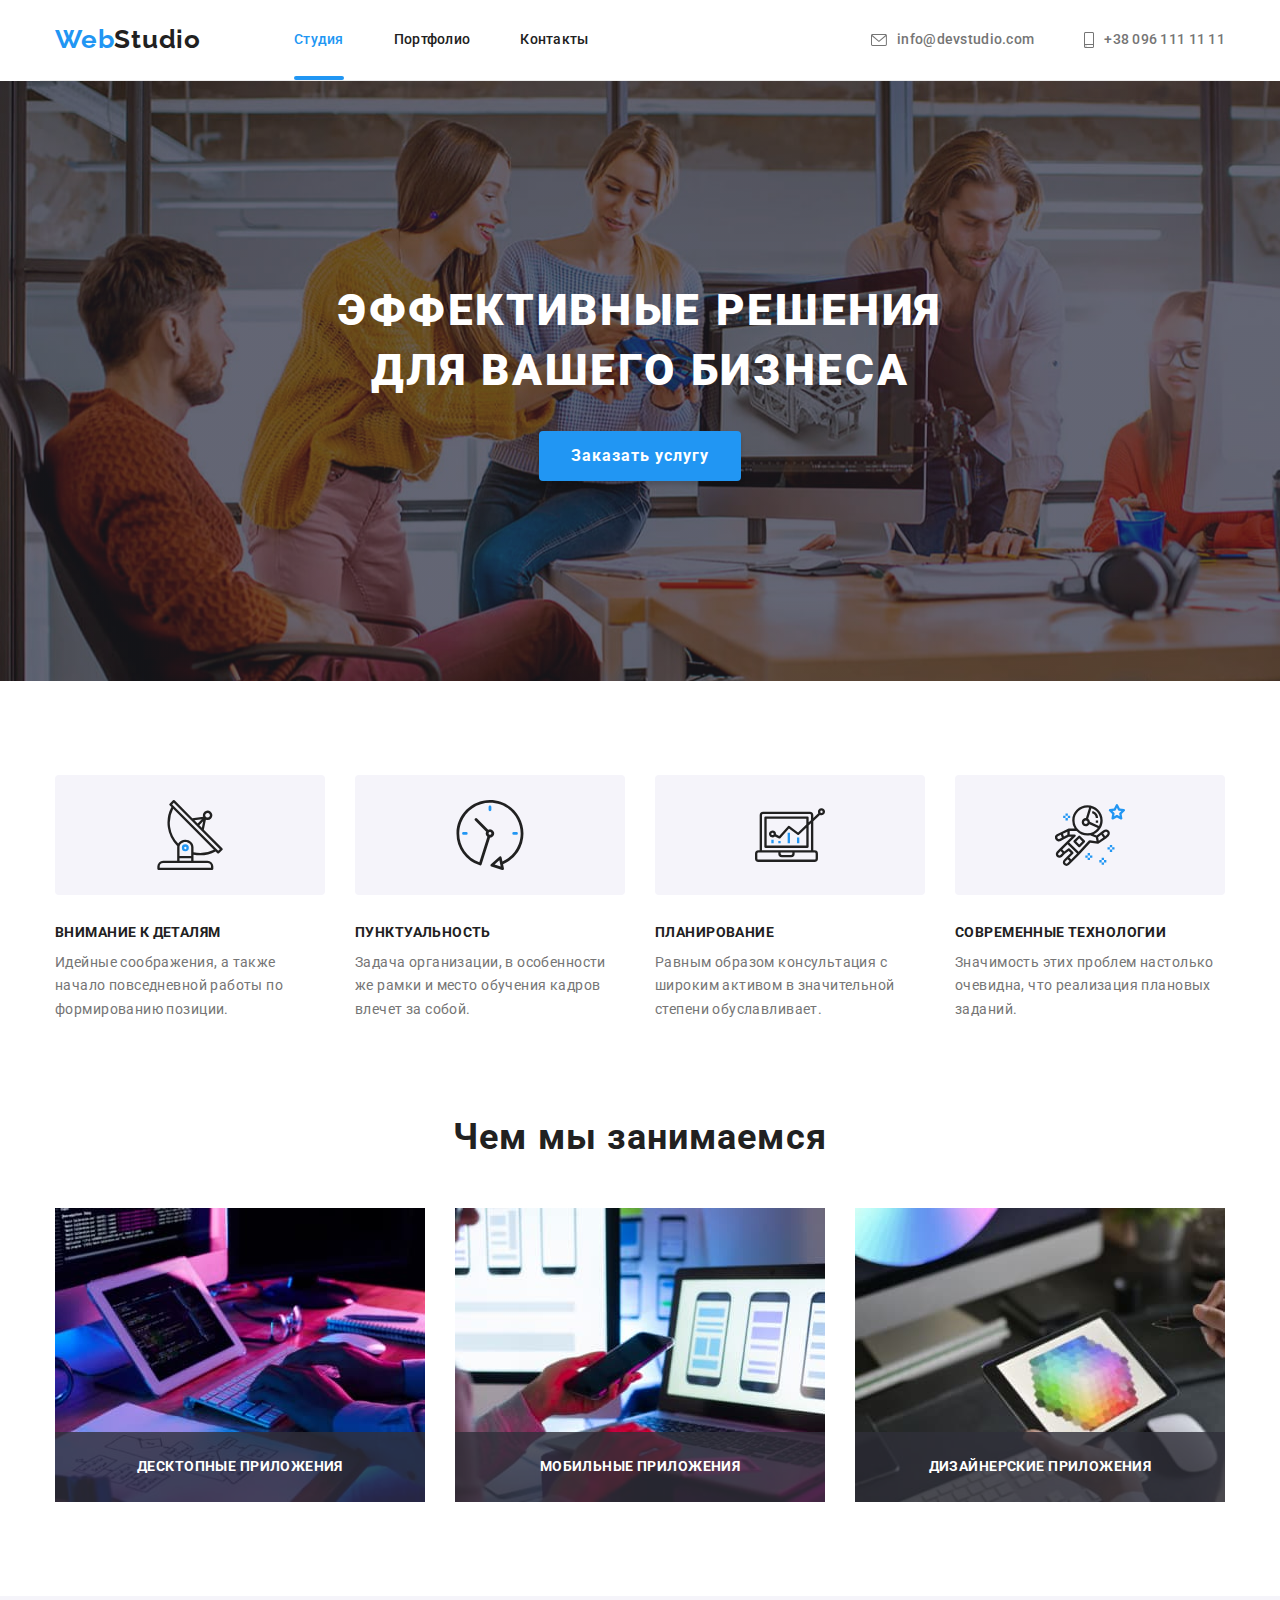
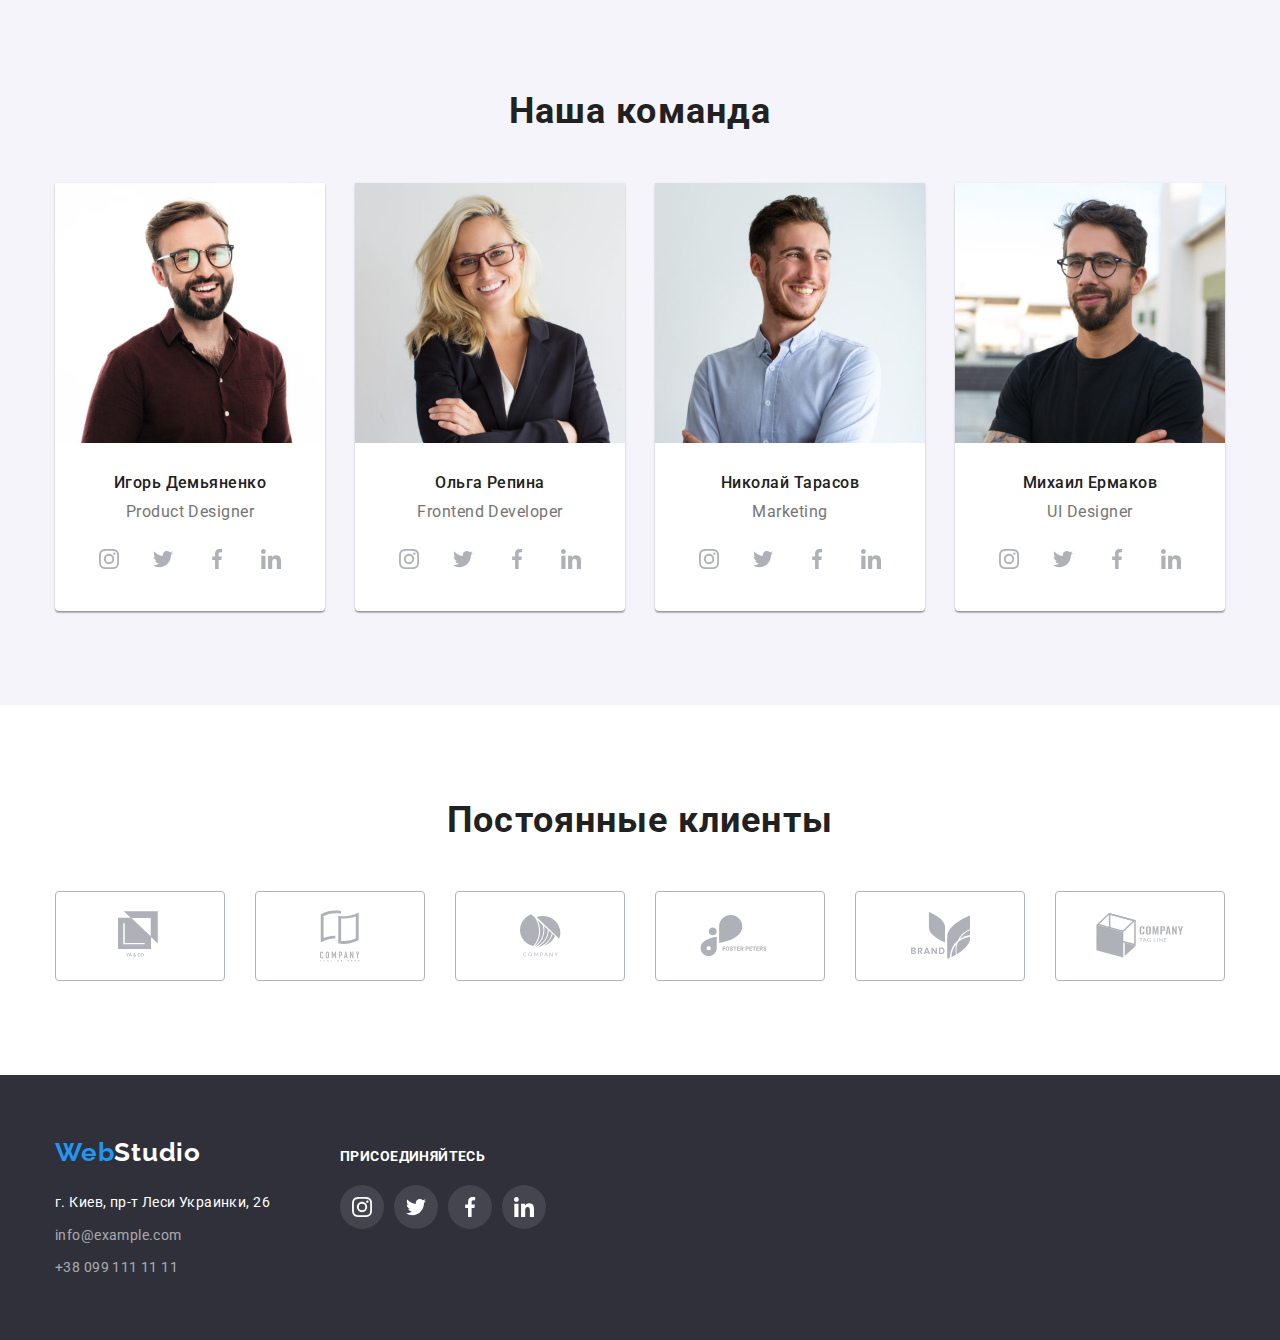
<file: index.html>
<!DOCTYPE html>
<html lang="ru">
<head>
    <meta charset="UTF-8">
    <meta name="viewport" content="width=device-width, initial-scale=1.0">
    
    <link rel="stylesheet" href="https://cdnjs.cloudflare.com/ajax/libs/modern-normalize/1.0.0/modern-normalize.min.css">
    <link href="https://fonts.googleapis.com/css2?family=Raleway:wght@700&family=Roboto:wght@400;500;700;900&display=swap"
        rel="stylesheet">
    
    <link rel="stylesheet" href="./css/styles.css">
    <title>WebStudio</title>
</head>
<body>
    <header class="header-def">
        <div class="container">
            <nav class="page-nav">
                <a href="./index.html" class="logo"><span class="logo-blue">Web</span>Studio</a>
                <ul class="nav-list list">
                    <li class="item"><a href="./index.html" class="studio link">Студия</a></li>
                    <li class="item"><a href="./portfolio.html" class="link">Портфолио</a> </li>
                    <li class="item"><a href="#" class="link">Контакты</a></li>
                </ul>
            </nav>
            <address class="page-address">
                <ul class="address-list list">
                    <li class="item">
                        <a href="mailto:info@devstudio.com" class="reach link">
                            <svg class="icon" width="16" height="12">
                                <use href="./images/icons/sprite.svg#icon-envelope"></use>
                            </svg>
                            <span>info@devstudio.com</span>                          
                        </a>                                
                    </li>
                    <li class="item">                        
                        <a href="tel:+380961111111" class="reach link">
                            <svg class="icon" width="10" height="16">
                                <use href="./images/icons/sprite.svg#icon-smartphone"></use>
                            </svg>
                            <span class="spant">+38 096 111 11 11</span>        
                        </a>
                    </li>
                </ul>
            </address>
        </div>        
    </header>
    <main class="studio">
        <!--Hero-->
        <section class="studio-hero">
            <div class="container">
                <h1>Эффективные решения<br>для вашего бизнеса</h1>
                <a href="#" class="link" data-modal-open>Заказать услугу</a>
                <div class="backdrop is-hidden" data-modal>
                    <div class="modal">                         
                        <button class="close-modal" data-modal-close></button>                                    
                    </div>
                </div>
            </div>
        </section>
        <!--Qualities-->
        <section class="studio-qualities">            
            <!--<h2>Наши качевства</h2>-->
            <div class="container">
                <ul class="qualities-list">
                    <li class="item">
                        <div class="thumb">
                            <svg class="icon" width="70" height="70">
                                <use href="./images/icons/sprite.svg#icon-antenna-1"></use>
                            </svg>
                        </div>
                        <h3>Внимание к деталям</h3>
                        <p>Идейные соображения, а также начало повседневной работы по формированию позиции.</p>
                    </li>
                    <li class="item">
                        <div class="thumb">
                            <svg class="icon" width="70" height="70">
                                <use href="./images/icons/sprite.svg#icon-clock-1"></use>
                            </svg>
                        </div>
                        <h3>Пунктуальность</h3>
                        <p>Задача организации, в особенности же рамки и место обучения кадров влечет за собой.</p>
                    </li>
                    <li class="item">
                        <div class="thumb">
                            <svg class="icon" width="70" height="70">
                                <use href="./images/icons/sprite.svg#icon-diagram-1"></use>
                            </svg>
                        </div>
                        <h3>Планирование</h3>
                        <p>Равным образом консультация с широким активом в значительной степени обуславливает.</p>
                    </li>
                    <li class="item">
                        <div class="thumb">
                            <svg class="icon" width="70" height="70">
                                <use href="./images/icons/sprite.svg#icon-astronaut-1"></use>
                            </svg>
                        </div>
                        <h3>Современные технологии</h3>
                        <p>Значимость этих проблем настолько очевидна, что реализация плановых заданий.</p>
                    </li>
                </ul>
            </div>
        </section>
        <!--Business-->
        <section class="studio-business">
            <div class="container">
                <h2 class="business-header">Чем мы занимаемся</h2>
                <ul class="business-list">
                    <li class="item">
                        <img src="./images/img1.jpg" alt="Десктоп решения">
                        <div class="label">
                            <h3 class="label-text">Десктопные приложения</h3>
                        </div>
                    </li>
                    <li class="item">
                        <img src="./images/img2.jpg" alt="Мобильные решения">
                        <div class="label">
                            <h3 class="label-text">Мобильные приложения</h3>
                        </div>
                    </li>
                    <li class="item">
                        <img src="./images/img3.jpg" alt="Дизайн">
                        <div class="label">
                            <h3 class="label-text">Дизайнерские приложения</h3>
                        </div>
                    </li>
                </ul>
            </div>
        </section>
        <!--Team-->
        <section class="studio-team">
            <div class="container">
                <h2 class="team-header">Наша команда</h2>
                <ul class="team-list">
                    <li class="item">
                        <img src="./images/t1.jpg" alt="Игорь Демьяненко" width="270">
                        <div class="item-name">
                            <h3>Игорь Демьяненко</h3>
                            <p>Product Designer</p>                        
                            <ul class="team-link">
                                <li class="icon-item">
                                    <a href="#" class="icon-link">
                                        <svg class="icon" width="20" height="20">
                                            <use href="./images/icons/sprite.svg#icon-instagram-2"></use>
                                        </svg>
                                    </a>                                    
                                </li>
                                <li class="icon-item">
                                    <a href="#" class="icon-link">
                                        <svg class="icon" width="20" height="20">
                                            <use href="./images/icons/sprite.svg#icon-twitter-1"></use>
                                        </svg>
                                    </a>
                                </li>
                                <li class="icon-item">
                                    <a href="#" class="icon-link">
                                        <svg class="icon" width="20" height="20">
                                            <use href="./images/icons/sprite.svg#icon-facebook-1"></use>
                                        </svg>
                                    </a>                                    
                                </li>
                                <li class="icon-item">
                                    <a href="#" class="icon-link">
                                        <svg class="icon" width="20" height="20">
                                            <use href="./images/icons/sprite.svg#icon-linkedin-1"></use>
                                        </svg>
                                    </a>                                    
                                </li>
                            </ul>
                        </div>                       
                    </li>
                    <li class="item">
                        <img src="./images/t2.jpg" alt="Ольга Репина" width="270">
                        <div class="item-name">
                            <h3>Ольга Репина</h3>
                            <p>Frontend Developer</p>                        
                            <ul class="team-link">
                                <li class="icon-item">
                                    <a href="#" class="icon-link">
                                        <svg class="icon" width="20" height="20">
                                            <use href="./images/icons/sprite.svg#icon-instagram-2"></use>
                                        </svg>
                                    </a>
                                </li>
                                <li class="icon-item">
                                    <a href="#" class="icon-link">
                                        <svg class="icon" width="20" height="20">
                                            <use href="./images/icons/sprite.svg#icon-twitter-1"></use>
                                        </svg>
                                    </a>
                                </li>
                                <li class="icon-item">
                                    <a href="#" class="icon-link">
                                        <svg class="icon" width="20" height="20">
                                            <use href="./images/icons/sprite.svg#icon-facebook-1"></use>
                                        </svg>
                                    </a>
                                </li>
                                <li class="icon-item">
                                    <a href="#" class="icon-link">
                                        <svg class="icon" width="20" height="20">
                                            <use href="./images/icons/sprite.svg#icon-linkedin-1"></use>
                                        </svg>
                                    </a>
                                </li>
                            </ul>
                        </div>
                    </li>
                    <li class="item">
                        <img src="./images/t3.jpg" alt="Николай Тарасов" width="270">
                        <div class="item-name">
                            <h3>Николай Тарасов</h3>
                            <p>Marketing</p>                       
                            <ul class="team-link">
                                <li class="icon-item">
                                    <a href="#" class="icon-link">
                                        <svg class="icon" width="20" height="20">
                                            <use href="./images/icons/sprite.svg#icon-instagram-2"></use>
                                        </svg>
                                    </a>
                                </li>
                                <li class="icon-item">
                                    <a href="#" class="icon-link">
                                        <svg class="icon" width="20" height="20">
                                            <use href="./images/icons/sprite.svg#icon-twitter-1"></use>
                                        </svg>
                                    </a>
                                </li>
                                <li class="icon-item">
                                    <a href="#" class="icon-link">
                                        <svg class="icon" width="20" height="20">
                                            <use href="./images/icons/sprite.svg#icon-facebook-1"></use>
                                        </svg>
                                    </a>
                                </li>
                                <li class="icon-item">
                                    <a href="#" class="icon-link">
                                        <svg class="icon" width="20" height="20">
                                            <use href="./images/icons/sprite.svg#icon-linkedin-1"></use>
                                        </svg>
                                    </a>
                                </li>
                            </ul>
                        </div>
                    </li>
                    <li class="item">
                        <img src="./images/t4.jpg" alt="Михаил Ермаков" width="270">
                        <div class="item-name">
                            <h3>Михаил Ермаков</h3>
                            <p>UI Designer</p>                        
                            <ul class="team-link">
                                <li class="icon-item">
                                    <a href="#" class="icon-link">
                                        <svg class="icon" width="20" height="20">
                                            <use href="./images/icons/sprite.svg#icon-instagram-2"></use>
                                        </svg>
                                    </a>
                                </li>
                                <li class="icon-item">
                                    <a href="#" class="icon-link">
                                        <svg class="icon" width="20" height="20">
                                            <use href="./images/icons/sprite.svg#icon-twitter-1"></use>
                                        </svg>
                                    </a>
                                </li>
                                <li class="icon-item">
                                    <a href="#" class="icon-link">
                                        <svg class="icon" width="20" height="20">
                                            <use href="./images/icons/sprite.svg#icon-facebook-1"></use>
                                        </svg>
                                    </a>
                                </li>
                                <li class="icon-item">
                                    <a href="#" class="icon-link">
                                        <svg class="icon" width="20" height="20">
                                            <use href="./images/icons/sprite.svg#icon-linkedin-1"></use>
                                        </svg>
                                    </a>
                                </li>
                            </ul>
                        </div>
                    </li>
                </ul>
            </div>
        </section> 
        <section class="studio-clients">
            <div class="container">
                <h2 class="clients-header">Постоянные клиенты</h2>
                <ul class="clients-list">
                    <li class="clients-item">
                        <a href="#" class="client-link">   
                            <svg class="icon" width="44" height="49">
                                <use href="./images/icons/sprite.svg#icon-logo-1"></use>
                            </svg>                                                                                       
                        </a>
                    </li>
                    <li class="clients-item">
                        <a href="#" class="client-link"> 
                            <svg class="icon" width="40" height="52">
                                <use href="./images/icons/sprite.svg#icon-logo-2"></use>
                            </svg>                                                                                       
                        </a>
                    </li>
                    <li class="clients-item">
                        <a href="#" class="client-link">     
                            <svg class="icon" width="41" height="43">
                                <use href="./images/icons/sprite.svg#icon-logo-3"></use>
                            </svg>                                                          
                        </a>
                    </li>
                    <li class="clients-item">
                        <a href="#" class="client-link">        
                            <svg class="icon" width="80" height="42">
                                <use href="./images/icons/sprite.svg#icon-logo-4"></use>
                            </svg>                                                          
                        </a>
                    </li>
                    <li class="clients-item">
                        <a href="#" class="client-link">  
                            <svg class="icon" width="59" height="47">
                                <use href="./images/icons/sprite.svg#icon-logo-5"></use>
                            </svg>                                                           
                        </a>
                    </li>
                    <li class="clients-item">
                        <a href="#" class="client-link">  
                            <svg class="icon" width="88" height="45">
                                <use href="./images/icons/sprite.svg#icon-logo-6"></use>
                            </svg>                                                         
                        </a>
                    </li>
                </ul>
            </div>
        </section>
    </main>
    <footer>
        <div class="container">
            <div class="footer-section-1">
                <a href="./index.html" class="logo"><span class="logo-blue">Web</span>Studio</a>
                <address>
                    <p class="adress">г. Киев, пр-т Леси Украинки, 26</p>
                    <a href="mailto:info@example.com" class="link">info@example.com</a>
                    <a href="tel:+380991111111" class="link">+38 099 111 11 11</a>
                </address>
            </div>
            <div class="footer-section-2">
                <p class="text">присоединяйтесь</p>
                <ul class="foot-link">
                    <li class="foot-item">
                        <a href="#" class="icon-link">
                            <svg class="icon" width="20" height="20">
                                <use href="./images/icons/sprite.svg#icon-instagram-2"></use>
                            </svg>
                        </a>
                    </li>
                    <li class="foot-item">
                        <a href="#" class="icon-link">
                            <svg class="icon" width="20" height="20">
                                <use href="./images/icons/sprite.svg#icon-twitter-1"></use>
                            </svg>
                        </a>
                    </li>
                    <li class="foot-item">
                        <a href="#" class="icon-link">
                            <svg class="icon" width="20" height="20">
                                <use href="./images/icons/sprite.svg#icon-facebook-1"></use>
                            </svg>
                        </a>
                    </li>
                    <li class="foot-item">
                        <a href="#" class="icon-link">
                            <svg class="icon" width="20" height="20">
                                <use href="./images/icons/sprite.svg#icon-linkedin-1"></use>
                            </svg>
                        </a>
                    </li>
                </ul>    
            </div>           
        </div>        
    </footer>
    <script src="./js/modal.js"></script>
</body>
</html>
</file>
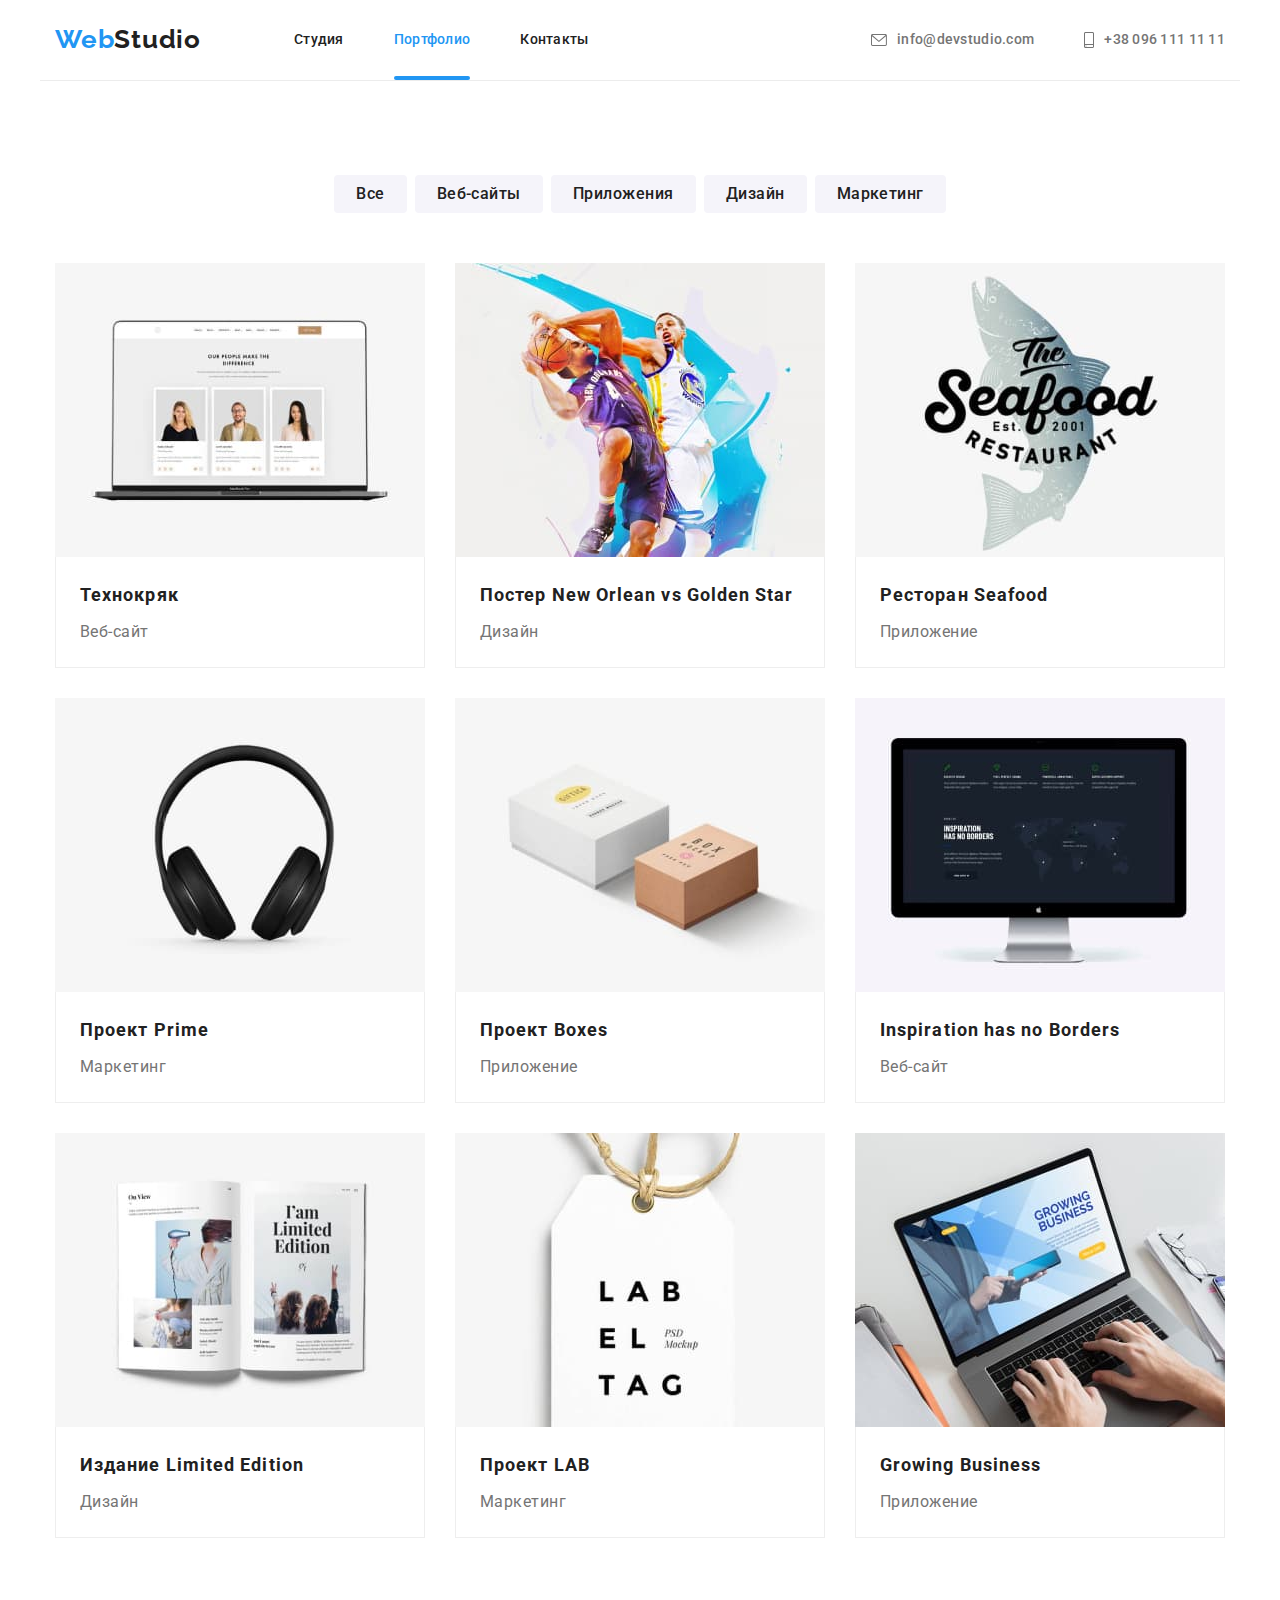
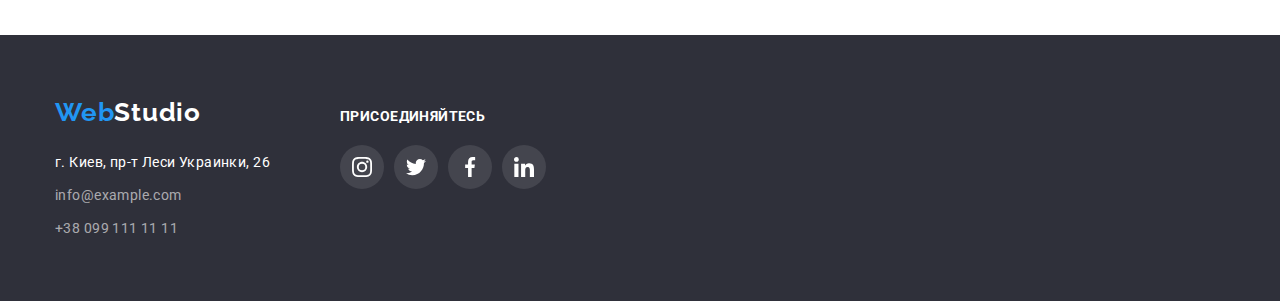
<file: portfolio.html>
<!DOCTYPE html>
<html lang="en">
<head>
    <meta charset="UTF-8">
    <meta name="viewport" content="width=device-width, initial-scale=1.0">
    
    <link rel="stylesheet" href="https://cdnjs.cloudflare.com/ajax/libs/modern-normalize/1.0.0/modern-normalize.min.css">
    <link href="https://fonts.googleapis.com/css2?family=Raleway:wght@700&family=Roboto:wght@400;500;700;900&display=swap"
        rel="stylesheet">
    
    <link rel="stylesheet" href="./css/styles.css">
    <title>Portfolio</title>
</head>

<body>
    <header class="header-def">
        <div class="container">
            <nav class="page-nav">
                <a href="./index.html" class="logo"><span class="logo-blue">Web</span>Studio</a>
                <ul class="nav-list list">
                    <li class="item"><a href="./index.html" class="link">Студия</a></li>
                    <li class="item"><a href="./portfolio.html" class="portfolio link">Портфолио</a> </li>
                    <li class="item"><a href="#" class="link">Контакты</a></li>
                </ul>
            </nav>
            <address class="page-address">
                <ul class="address-list list">
                    <li class="item">
                        <a href="mailto:info@devstudio.com" class="reach link">
                            <svg class="icon" width="16" height="12">
                                <use href="./images/icons/sprite.svg#icon-envelope"></use>
                            </svg>
                            <span>info@devstudio.com</span>
                        </a>
                    </li>
                    <li class="item">
                        <a href="tel:+380961111111" class="reach link">
                            <svg class="icon" width="10" height="16">
                                <use href="./images/icons/sprite.svg#icon-smartphone"></use>
                            </svg>
                            <span class="spant">+38 096 111 11 11</span>
                        </a>
                    </li>
                </ul>
            </address>
        </div>
    </header>
    <main>
        <!-- Hero -->
        <!-- Portfolio -->
        <section class="portfolio">
            <!-- <h1>Портфолио</h1> -->
            <!-- <h2>Фильтр<h2> -->            
            <div class="container">
                <ul class="buttons">
                    <li class="item"><button type="button" class="btn" onclick="myFunctionAll()">Все</button></li>
                    <li class="item"><button type="button" class="btn" onclick="myFunctionWeb()">Веб-сайты</button></li>
                    <li class="item"><button type="button" class="btn" onclick="myFunctionApp()">Приложения</button></li>
                    <li class="item"><button type="button" class="btn" onclick="myFunctionDes()">Дизайн</button></li>
                    <li class="item"><button type="button" class="btn" onclick="myFunctionMar()">Маркетинг</button></li>
                </ul>   
            <!-- <h2>Список портфолио</h2> -->
                <ul class="portfolio-list">
                    <li class="portfolio-items W">
                        <a href="#" class="link"><img src="./images-portfolio/imgg(1).jpg" alt="Веб-сайт" width="370">
                            <div class="description-thumb">
                                <p class="description">Технокряк это современная площадка распространения коронавируса. Компании используют эту платформу для цифрового
                                шпионажа и атак на защищённые сервера конкурентов.</p>
                            </div>                            
                            <div class="border">
                                <h3>Технокряк</h3>
                                <p class="item-description">Веб-сайт</p>
                            </div>                            
                        </a>
                    </li>
                    <li class="portfolio-items D">
                        <a href="#" class="link"><img src="./images-portfolio/imgg(2).jpg" alt="Дизайн" width="370">
                            <div class="description-thumb">
                                <p class="description">Технокряк это современная площадка распространения коронавируса. Компании используют эту
                                    платформу для цифрового
                                    шпионажа и атак на защищённые сервера конкурентов.</p>
                            </div>
                            <div class="border">
                                <h3>Постер New Orlean vs Golden Star</h3>
                                <p class="item-description">Дизайн</p>
                            </div>                            
                        </a>
                    </li>
                    <li class="portfolio-items P">
                        <a href="#" class="link"><img src="./images-portfolio/imgg(3).jpg" alt="Приложение" width="370">
                            <div class="description-thumb">
                                <p class="description">Технокряк это современная площадка распространения коронавируса. Компании используют эту
                                    платформу для цифрового
                                    шпионажа и атак на защищённые сервера конкурентов.</p>
                            </div>
                            <div class="border">
                                <h3>Ресторан Seafood</h3>
                                <p class="item-description">Приложение</p>
                            </div>                            
                        </a>
                    </li>
                    <li class="portfolio-items M">
                        <a href="#" class="link"><img src="./images-portfolio/imgg(4).jpg" alt="Маркетинг" width="370">
                            <div class="description-thumb">
                                <p class="description">Технокряк это современная площадка распространения коронавируса. Компании используют эту
                                    платформу для цифрового
                                    шпионажа и атак на защищённые сервера конкурентов.</p>
                            </div>
                            <div class="border">
                                <h3>Проект Prime</h3>
                                <p class="item-description">Маркетинг</p>
                            </div>                            
                        </a>
                    </li>
                    <li class="portfolio-items P">
                        <a href="#" class="link"><img src="./images-portfolio/imgg(5).jpg" alt="Приложение" width="370">
                            <div class="description-thumb">
                                <p class="description">Технокряк это современная площадка распространения коронавируса. Компании используют эту
                                    платформу для цифрового
                                    шпионажа и атак на защищённые сервера конкурентов.</p>
                            </div>
                            <div class="border">
                                <h3>Проект Boxes</h3>
                                <p class="item-description">Приложение</p>
                            </div>                            
                        </a>
                    </li>
                    <li class="portfolio-items W">
                        <a href="#" class="link"><img src="./images-portfolio/imgg(6).jpg" alt="Веб-сайт" width="370">
                            <div class="description-thumb">
                                <p class="description">Технокряк это современная площадка распространения коронавируса. Компании используют эту
                                    платформу для цифрового
                                    шпионажа и атак на защищённые сервера конкурентов.</p>
                            </div>
                            <div class="border">
                                <h3>Inspiration has no Borders</h3>
                                <p class="item-description">Веб-сайт</p>
                            </div>                            
                        </a>
                    </li>
                    <li class="portfolio-items D">
                        <a href="#" class="link"><img src="./images-portfolio/imgg(7).jpg" alt="Дизайн" width="370">
                            <div class="description-thumb">
                                <p class="description">Технокряк это современная площадка распространения коронавируса. Компании используют эту
                                    платформу для цифрового
                                    шпионажа и атак на защищённые сервера конкурентов.</p>
                            </div>
                            <div class="border">
                                <h3>Издание Limited Edition</h3>
                                <p class="item-description">Дизайн</p>
                            </div>                            
                        </a>
                    </li>
                    <li class="portfolio-items M">
                        <a href="#" class="link"><img src="./images-portfolio/imgg(8).jpg" alt="Маркетинг" width="370">
                            <div class="description-thumb">
                                <p class="description">Технокряк это современная площадка распространения коронавируса. Компании используют эту
                                    платформу для цифрового
                                    шпионажа и атак на защищённые сервера конкурентов.</p>
                            </div>
                            <div class="border">
                                <h3>Проект LAB</h3>
                                <p class="item-description">Маркетинг</p>
                            </div>                            
                        </a>
                    </li>
                    <li class="portfolio-items P">
                        <a href="#" class="link"><img src="./images-portfolio/imgg(9).jpg" alt="Приложение" width="370">
                            <div class="description-thumb">
                                <p class="description">Технокряк это современная площадка распространения коронавируса. Компании используют эту
                                    платформу для цифрового
                                    шпионажа и атак на защищённые сервера конкурентов.</p>
                            </div>
                            <div class="border">
                                <h3>Growing Business</h3>
                                <p class="item-description">Приложение</p>
                            </div>                            
                        </a>
                    </li>
                </ul>
            </div>            
        </section>
    </main>
    <footer>
        <div class="container">
            <div class="footer-section-1">
                <a href="./index.html" class="logo"><span class="logo-blue">Web</span>Studio</a>
                <address>
                    <p class="adress">г. Киев, пр-т Леси Украинки, 26</p>
                    <a href="mailto:info@example.com" class="link">info@example.com</a>
                    <a href="tel:+380991111111" class="link">+38 099 111 11 11</a>
                </address>
            </div>
            <div class="footer-section-2">
                <p class="text">присоединяйтесь</p>
                <ul class="foot-link">
                    <li class="foot-item">
                        <a href="#" class="icon-link">
                            <svg class="icon" width="20" height="20">
                                <use href="./images/icons/sprite.svg#icon-instagram-2"></use>
                            </svg>
                        </a>
                    </li>
                    <li class="foot-item">
                        <a href="#" class="icon-link">
                            <svg class="icon" width="20" height="20">
                                <use href="./images/icons/sprite.svg#icon-twitter-1"></use>
                            </svg>
                        </a>
                    </li>
                    <li class="foot-item">
                        <a href="#" class="icon-link">
                            <svg class="icon" width="20" height="20">
                                <use href="./images/icons/sprite.svg#icon-facebook-1"></use>
                            </svg>
                        </a>
                    </li>
                    <li class="foot-item">
                        <a href="#" class="icon-link">
                            <svg class="icon" width="20" height="20">
                                <use href="./images/icons/sprite.svg#icon-linkedin-1"></use>
                            </svg>
                        </a>
                    </li>
                </ul>
            </div>
        </div>
    </footer>
    <script src="./js/modal.js"></script>
</body>
</html>
</file>
<file: css/styles.css>
/* header-bgc #FFFFFF; */
/* primary-bgc #FFFFFF; */
/* secondary-bgc #E5E5E5; */
/* alternative-bgc #F5F4FA; */
/* hero-footer-bgc #2F303A; */

/* text color #212121; */
/* alternative text color #757575; */

/* hover focus text color #2196F3; */

:root {
  --primary-bgc: #ffffff;
  --secondary-bgc: #f5f4fa;
  --studio-hero-bgc: #2f303a;
  --footer-bgc: #2f303a;

  --primary-text-color: #212121;
  --alternative-text-color: #757575;
  --alternative-white-text: #ffffff;

  --hover-focus-text-color: #2196f3;

  --social-icon-link: #afb1b8;

  --timing-function: cubic-bezier(0.4, 0, 0.2, 1);
}

/* default values */

*,
*::before,
*::after {
  box-sizing: border-box;
}

img {
  display: block;
  max-width: 100%;
  height: auto;
}

.visually-hidden {
  position: absolute;
  width: 1px;
  height: 1px;
  margin: -1px;
  border: 0;
  padding: 0;

  white-space: nowrap;
  clip-path: inset(100%);
  clip: rect(0 0 0 0);
  overflow: hidden;
}

body {
  background-color: var(--primary-bgc);
  color: var(--primary-text-color);

  font-family: 'Roboto', sans-serif;
  font-weight: 400;
  letter-spacing: 0.03em;
}

.container {
  width: 1200px;
  padding-left: 15px;
  padding-right: 15px;
  margin-left: auto;
  margin-right: auto;

  /* outline: solid 2px tomato; */
}

/* Header */

/* header item position */

header ul.list {
  list-style-type: none;
  margin: 0;
  padding: 0;
}

header .container {
  display: flex;
  align-items: center;
  border-bottom: 1px solid #ececec;
}

header .page-nav {
  display: flex;
  align-items: center;
}

header ul.nav-list {
  display: flex;
  margin-left: 93px;
}

.nav-list .item:not(:first-child) {
  margin-left: 50px;
}

.page-address {
  margin-left: auto;
}

.page-address .address-list {
  display: flex;
  align-items: center;
}
.page-address .item:last-child {
  margin-left: 50px;
}

.page-address .icon {
  margin-right: 10px;

  fill: currentColor;
}

/* header item styles */

/* company logo */
.logo {
  font-family: 'Raleway', sans-serif;
  font-weight: 700;
  font-size: 26px;
  line-height: 1.38;
  letter-spacing: 0.03em;

  text-decoration: none;
  color: var(--primary-text-color);
}

.logo-blue {
  color: var(--hover-focus-text-color);
}

/* links to pages */

header a.link {
  display: flex;
  align-items: center;
  padding-top: 32px;
  padding-bottom: 32px;

  font-style: normal;
  font-weight: 500;
  font-size: 14px;
  line-height: 1.14;
  letter-spacing: 0.02em;

  text-decoration: none;
  color: var(--primary-text-color);

  transition: color 250ms var(--timing-function);
}

/* hover-focus */

.nav-list .item {
  position: relative;
}

header a.studio::after,
header a.portfolio::after,
header a.contacts::after {
  content: '';
  display: block;

  position: absolute;
  bottom: 0;
  left: 0;

  width: 100%;
  height: 4px;
  border-radius: 2px;
  background-color: var(--hover-focus-text-color);
}

header a.studio,
header a.portfolio,
header a.contacts,
header a.link:hover,
header a.link:focus {
  color: var(--hover-focus-text-color);
  /* --color3: var(--hover-focus-text-color); */
}

/* contact */
header a.reach {
  color: var(--alternative-text-color);
}

/* Studio list */

.studio ul {
  list-style-type: none;
  margin: 0;
  padding: 0;
}

/* Studio hero section */

.studio-hero {
  position: relative;
  background-color: #c4c4c4;
  background-image: linear-gradient(to right, #2f303a66, #2f303a66),
    url(../images/backgrnd.jpg);
  background-size: cover;

  color: var(--alternative-white-text);

  text-align: center;
  max-width: 1600px;
  margin: 0 auto;
}

.studio-hero .container {
  padding-top: 200px;
  padding-bottom: 200px;
}

.studio-hero h1 {
  margin-top: 0px;
  margin-bottom: 30px;

  font-weight: 900;
  font-size: 44px;
  line-height: 1.36;
  letter-spacing: 0.06em;
  text-transform: uppercase;
}

.studio-hero .link {
  display: inline-block;
  padding: 10px 32px;

  text-decoration: none;
  color: var(--alternative-white-text);

  font-weight: 700;
  font-size: 16px;
  line-height: 1.87;
  letter-spacing: 0.06em;

  background: var(--hover-focus-text-color);
  box-shadow: 0px 4px 4px rgba(0, 0, 0, 0.15);
  border-radius: 4px;
}

.studio-hero .backdrop {
  position: fixed;
  top: 0;
  left: 0;
  z-index: 9;

  width: 100%;
  height: 100%;

  background-color: rgba(0, 0, 0, 0.2);
  opacity: 1;

  transition: opacity 250ms var(--timing-function);
}

.backdrop.is-hidden {
  opacity: 0;
  pointer-events: none;
}

.backdrop.is-hidden .modal {
  transform: translate(-50%, -50%) scale(0, 0);
}

.studio-hero .modal {
  position: absolute;
  top: 50%;
  left: 50%;
  transform: translate(-50%, -50%) scale(1, 1);

  min-width: 528px;
  min-height: 581px;
  background-color: #ffffff;
  box-shadow: 0px 1px 3px rgba(0, 0, 0, 0.12), 0px 1px 1px rgba(0, 0, 0, 0.14),
    0px 2px 1px rgba(0, 0, 0, 0.2);
  border-radius: 4px;

  transition: transform 250ms var(--timing-function);
}

.backdrop .close-modal {
  position: absolute;
  top: 8px;
  right: 8px;

  width: 30px;
  height: 30px;
  border: 1px solid rgba(0, 0, 0, 0.1);
  border-radius: 50%;

  background: url(../images/icons/close-black-18dp.svg);
  background-repeat: no-repeat;
  background-position: center;

  cursor: pointer;
}

/* Studio qualities section */

.studio-qualities .container {
  padding-top: 94px;
  padding-bottom: 94px;
}

.studio-qualities .qualities-list {
  display: flex;
  flex-wrap: wrap;
}

.qualities-list .item {
  width: calc((100% - 3 * 30px) / 4);
  /* width: 270px; */
}

.qualities-list .item:not(:first-child) {
  margin-left: 30px;
}

.studio-qualities .thumb {
  display: flex;
  justify-content: center;
  align-items: center;

  height: 120px;
  margin-bottom: 30px;

  background-color: var(--secondary-bgc);

  border-radius: 4px;
}

.studio-qualities h3 {
  margin-top: 0px;
  margin-bottom: 10px;
  font-size: 14px;
  line-height: 1.14;
  letter-spacing: 0.03em;

  text-transform: uppercase;
}

.studio-qualities p {
  margin-top: 0px;
  margin-bottom: 0px;

  color: var(--alternative-text-color);

  font-size: 14px;
  line-height: 1.71;
  letter-spacing: 0.03em;
}

/* Studio business section */

.studio-business .container {
  padding-bottom: 94px;
}

.business-header {
  margin-top: 0px;
  margin-bottom: 50px;

  font-size: 36px;
  line-height: 1.17;
  text-align: center;
  letter-spacing: 0.03em;
}

.business-list {
  display: flex;
}

.business-list .item:not(:first-child) {
  margin-left: 30px;
}

.studio-business .item {
  position: relative;
}

.studio-business .label {
  position: absolute;
  bottom: 0;
  left: 0;

  display: flex;
  align-items: center;

  width: 100%;
  height: 70px;

  background-color: rgba(47, 48, 58, 0.8);
}

.label .label-text {
  margin: 0;
  margin-left: auto;
  margin-right: auto;

  font-size: 14px;
  line-height: 1.14;
  letter-spacing: 0.03em;
  text-transform: uppercase;

  color: var(--alternative-white-text);
}

/* Studio team section */

.studio-team {
  background-color: var(--secondary-bgc);
}

.studio-team .container {
  padding-top: 94px;
  padding-bottom: 94px;
}

.studio-team .team-header {
  margin-top: 0px;
  margin-bottom: 0px;
  text-align: center;

  font-size: 36px;
  line-height: 1.17;
  letter-spacing: 0.03em;
}
.studio-team .team-list {
  display: flex;

  margin-top: 50px;
}

.studio-team .item {
  background-color: var(--primary-bgc);

  box-shadow: 0px 1px 3px rgba(0, 0, 0, 0.12), 0px 1px 1px rgba(0, 0, 0, 0.14),
    0px 2px 1px rgba(0, 0, 0, 0.2);
  border-radius: 0px 0px 4px 4px;
}

.studio-team .item:not(:first-child) {
  margin-left: 30px;
}

.studio-team .item-name {
  padding-top: 30px;
  padding-right: 32px;
  padding-left: 32px;
  padding-bottom: 30px;
}

.studio-team h3 {
  margin-top: 0px;
  margin-bottom: 10px;

  font-weight: 500;
  font-size: 16px;
  line-height: 1.19;
  text-align: center;
  letter-spacing: 0.03em;
}

.studio-team p {
  margin-top: 0px;
  margin-bottom: 16px;
  color: var(--alternative-text-color);

  font-size: 16px;
  line-height: 1.19;
  text-align: center;
  letter-spacing: 0.03em;
}

.studio-team .team-link {
  display: flex;
  align-items: center;
}

.studio-team .icon-item:not(:first-child) {
  margin-left: 10px;
}

.studio-team .icon-link {
  display: flex;
  justify-content: center;
  align-items: center;

  height: 44px;
  width: 44px;
  line-height: 0px;

  border-radius: 50%;

  fill: var(--social-icon-link);

  transition: background-color 250ms var(--timing-function),
    fill 250ms var(--timing-function);
}

.studio-team .icon-link:focus,
.studio-team .icon-link:hover {
  background-color: var(--hover-focus-text-color);
  filter: drop-shadow(0px 4px 4px rgba(0, 0, 0, 0.25));
  fill: var(--alternative-white-text);
}

/* Clients section */

.studio-clients .container {
  padding-top: 94px;
  padding-bottom: 94px;
}

.clients-header {
  margin-top: 0px;
  margin-bottom: 50px;

  font-size: 36px;
  line-height: 1.17;
  text-align: center;
  letter-spacing: 0.03em;
}

.studio-clients .clients-list {
  display: flex;
  align-items: center;
}

.clients-list .clients-item:not(:first-child) {
  margin-left: 30px;
}

.clients-list .client-link {
  display: table-cell;
  text-align: center;
  vertical-align: middle;

  width: 170px;
  height: 90px;
  line-height: 0px;
  border: 1px solid #afb1b8;
  border-radius: 4px;

  fill: var(--social-icon-link);

  transition: border-color 250ms var(--timing-function),
    fill 250ms var(--timing-function);
}

.clients-list .client-link:focus,
.clients-list .client-link:hover {
  border-color: var(--hover-focus-text-color);
  fill: var(--hover-focus-text-color);
}

/* Footer */

footer {
  background-color: var(--footer-bgc);
}

footer .container {
  padding-top: 60px;
  padding-bottom: 60px;

  display: flex;
  align-items: baseline;
}

footer .logo {
  color: var(--alternative-white-text);
}

footer address {
  display: flex;
  flex-wrap: wrap;
  flex-direction: column;
  /* width: 231px; */

  margin-top: 20px;
}

footer .adress {
  margin-top: 0px;
  margin-bottom: 0px;

  color: var(--alternative-white-text);
  font-style: normal;
  font-size: 14px;
  line-height: 1.71;
  letter-spacing: 0.03em;
}

footer a.link {
  margin-top: 9px;

  color: #ffffff99;

  font-style: normal;
  font-size: 14px;
  line-height: 1.71;
  letter-spacing: 0.03em;

  text-decoration: none;
}

.footer-section-2 {
  margin-left: 70px;
  /* padding-top: 12px; */
}

.footer-section-2 .text {
  margin-top: 0px;
  margin-bottom: 20px;

  font-weight: 700;
  font-size: 14px;
  line-height: 1.14;
  text-transform: uppercase;
  letter-spacing: 0.03em;

  color: var(--alternative-white-text);
}

.footer-section-2 .foot-link {
  display: flex;
  align-items: center;

  list-style-type: none;
  margin: 0;
  padding: 0;
}

.footer-section-2 .foot-item:not(:first-child) {
  margin-left: 10px;
}

.footer-section-2 .icon-link {
  display: flex;
  justify-content: center;
  align-items: center;

  width: 44px;
  height: 44px;

  border-radius: 50%;

  line-height: 0px;
  background-color: #ffffff1a;

  transition: background-color 250ms var(--timing-function);
}

.footer-section-2 .icon {
  fill: var(--alternative-white-text);
}

.footer-section-2 .icon-link:focus,
.footer-section-2 .icon-link:hover {
  background-color: var(--hover-focus-text-color);
}

/* Portfolio page */
/* default values */
.portfolio ul {
  list-style-type: none;
  margin: 0;
  padding: 0;
}

/* Main section filtrs */
.portfolio .container {
  padding-top: 94px;
  padding-bottom: 94px;

  height: 1554px;
}

.portfolio .buttons {
  display: flex;
  justify-content: center;

  margin-bottom: 50px;
}

.buttons .item:not(:first-child) {
  margin-left: 8px;
}

.btn {
  padding: 6px 22px;
  font-weight: 500;
  font-size: 16px;
  line-height: 1.62;
  letter-spacing: 0.03em;

  color: var(--primary-text-color);

  border-radius: 4px;
  border-style: none;
  border-color: var(--secondary-bgc);
  background: var(--secondary-bgc);

  transition: color 250ms var(--timing-function),
    background-color 250ms var(--timing-function),
    box-shadow 250ms var(--timing-function);
}

.btn:hover,
.btn:focus {
  color: var(--alternative-white-text);
  background-color: var(--hover-focus-text-color);

  box-shadow: 0px 3px 1px rgba(0, 0, 0, 0.1), 0px 1px 2px rgba(0, 0, 0, 0.08),
    0px 2px 2px rgba(0, 0, 0, 0.12);

  border: none;
  outline: none;
}

/* portfolio item list */

.portfolio-list {
  display: flex;
  flex-wrap: wrap;
}

.portfolio-items:not(:nth-child(3n + 1)) {
  margin-left: 30px;
}

.portfolio-items:not(:nth-last-child(-n + 3)) {
  margin-bottom: 30px;
}

.portfolio-items .border {
  padding: 20px 24px;

  background: var(--primary-bgc);
  border: 1px solid #eeeeee;
  border-top: none;
  box-sizing: border-box;
}

.portfolio-items .link {
  position: relative;
  display: block;

  text-decoration: none;
  color: var(--primary-text-color);

  transition: box-shadow 250ms var(--timing-function);
}

.portfolio-items .link:focus,
.portfolio-items .link:hover {
  box-shadow: 0px 1px 1px rgba(0, 0, 0, 0.12), 0px 4px 4px rgba(0, 0, 0, 0.06),
    1px 4px 6px rgba(0, 0, 0, 0.16);
}

.portfolio-items h3 {
  margin-top: 0px;
  margin-bottom: 4px;

  font-weight: 700;
  font-size: 18px;
  line-height: 2;

  letter-spacing: 0.06em;
}

.portfolio-items .item-description {
  margin-top: 0px;
  margin-bottom: 0px;

  color: var(--alternative-text-color);
  font-size: 16px;
  line-height: 1.87;
  letter-spacing: 0.03em;
}

.portfolio-list .description-thumb {
  position: absolute;
  top: 0;
  left: 0;
  overflow: hidden;

  display: flex;
  align-items: center;
}

.portfolio-items .description {
  margin: 0;
  padding: 63px 24px;

  font-size: 18px;
  line-height: 1.56;
  letter-spacing: 0.03em;

  color: var(--alternative-white-text);
  background-color: rgba(33, 150, 243, 0.9);

  transform: translatey(100%);
  transition: transform 250ms var(--timing-function);
}

.link:hover .description {
  transform: translatey(0);
}
</file>
